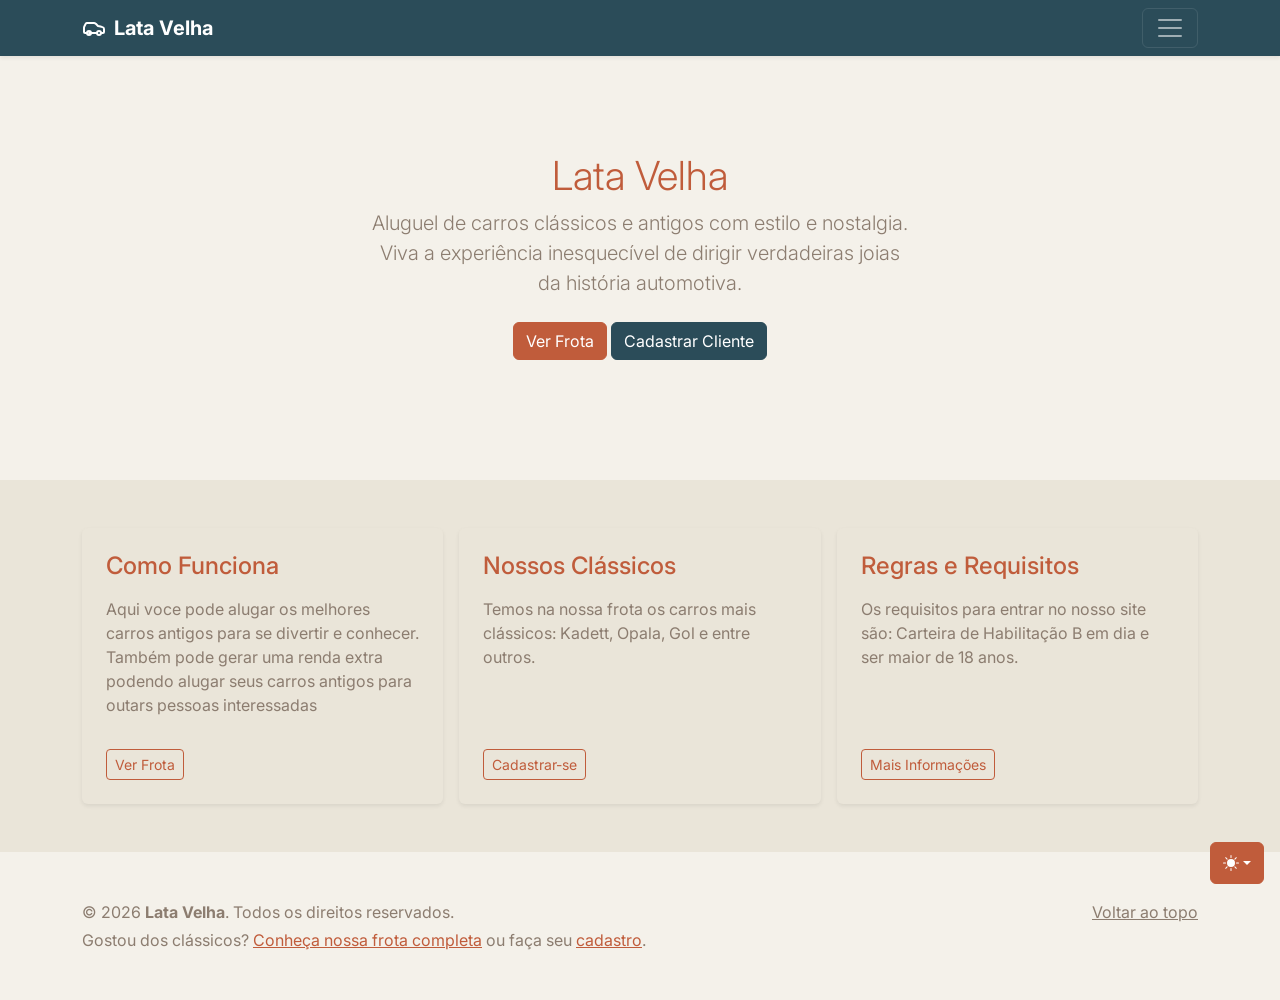
<file: paginas/index.html>
<!doctype html>
<html lang="en" data-bs-theme="auto">
  <head>
    <meta charset="utf-8" />
    <meta name="viewport" content="width=device-width, initial-scale=1" />
    <meta name="description" content="" />
    <meta
      name="author"
      content="Mark Otto, Jacob Thornton, and Bootstrap contributors"
    />
    <meta name="generator" content="Astro v5.13.2" />
    <title>Lata Velha - Aluguel de Carros Antigos</title>
    <link
      rel="canonical"
      href="https://getbootstrap.com/docs/5.3/examples/album/"
    />
    <script src="../assets/js/color-modes.js"></script>
    <link href="../assets/dist/css/bootstrap.min.css" rel="stylesheet" />
    <link rel="stylesheet" href="../assets/style.css" />
    <meta name="theme-color" content="#C05C3B" />
    
  </head>
  <body>
    <svg xmlns="http://www.w3.org/2000/svg" class="d-none">
      <symbol id="check2" viewBox="0 0 16 16">
        <path
          d="M13.854 3.646a.5.5 0 0 1 0 .708l-7 7a.5.5 0 0 1-.708 0l-3.5-3.5a.5.5 0 1 1 .708-.708L6.5 10.293l6.646-6.647a.5.5 0 0 1 .708 0z"
        ></path>
      </symbol>
      <symbol id="circle-half" viewBox="0 0 16 16">
        <path
          d="M8 15A7 7 0 1 0 8 1v14zm0 1A8 8 0 1 1 8 0a8 8 0 0 1 0 16z"
        ></path>
      </symbol>
      <symbol id="moon-stars-fill" viewBox="0 0 16 16">
        <path
          d="M6 .278a.768.768 0 0 1 .08.858 7.208 7.208 0 0 0-.878 3.46c0 4.021 3.278 7.277 7.318 7.277.527 0 1.04-.055 1.533-.16a.787.787 0 0 1 .81.316.733.733 0 0 1-.031.893A8.349 8.349 0 0 1 8.344 16C3.734 16 0 12.286 0 7.71 0 4.266 2.114 1.312 5.124.06A.752.752 0 0 1 6 .278z"
        ></path>
        <path
          d="M10.794 3.148a.217.217 0 0 1 .412 0l.387 1.162c.173.518.579.924 1.097 1.097l1.162.387a.217.217 0 0 1 0 .412l-1.162.387a1.734 1.734 0 0 0-1.097 1.097l-.387 1.162a.217.217 0 0 1-.412 0l-.387-1.162A1.734 1.734 0 0 0 9.31 6.593l-1.162-.387a.217.217 0 0 1 0-.412l1.162-.387a1.734 1.734 0 0 0 1.097-1.097l.387-1.162zM13.863.099a.145.145 0 0 1 .274 0l.258.774c.115.346.386.617.732.732l.774.258a.145.145 0 0 1 0 .274l-.774.258a1.156 1.156 0 0 0-.732.732l-.258.774a.145.145 0 0 1-.274 0l-.258-.774a1.156 1.156 0 0 0-.732-.732l-.774-.258a.145.145 0 0 1 0-.274l.774-.258c.346-.115.617-.386.732-.732L13.863.1z"
        ></path>
      </symbol>
      <symbol id="sun-fill" viewBox="0 0 16 16">
        <path
          d="M8 12a4 4 0 1 0 0-8 4 4 0 0 0 0 8zM8 0a.5.5 0 0 1 .5.5v2a.5.5 0 0 1-1 0v-2A.5.5 0 0 1 8 0zm0 13a.5.5 0 0 1 .5.5v2a.5.5 0 0 1-1 0v-2A.5.5 0 0 1 8 13zm8-5a.5.5 0 0 1-.5.5h-2a.5.5 0 0 1 0-1h2a.5.5 0 0 1 .5.5zM3 8a.5.5 0 0 1-.5.5h-2a.5.5 0 0 1 0-1h2A.5.5 0 0 1 3 8zm10.657-5.657a.5.5 0 0 1 0 .707l-1.414 1.415a.5.5 0 1 1-.707-.708l1.414-1.414a.5.5 0 0 1 .707 0zm-9.193 9.193a.5.5 0 0 1 0 .707L3.05 13.657a.5.5 0 0 1-.707-.707l1.414-1.414a.5.5 0 0 1 .707 0zm9.193 2.121a.5.5 0 0 1-.707 0l-1.414-1.414a.5.5 0 0 1 .707-.707l1.414 1.414a.5.5 0 0 1 0 .707zM4.464 4.465a.5.5 0 0 1-.707 0L2.343 3.05a.5.5 0 1 1 .707-.707l1.414 1.414a.5.5 0 0 1 0 .708z"
        ></path>
      </symbol>
    </svg>
    <div
      class="dropdown position-fixed bottom-0 end-0 mb-3 me-3 bd-mode-toggle"
    >
      <button
        class="btn btn-bd-primary py-2 dropdown-toggle d-flex align-items-center"
        id="bd-theme"
        type="button"
        aria-expanded="false"
        data-bs-toggle="dropdown"
        aria-label="Toggle theme (auto)"
      >
        <svg class="bi my-1 theme-icon-active" aria-hidden="true">
          <use href="#circle-half"></use>
        </svg>
        <span class="visually-hidden" id="bd-theme-text">Toggle theme</span>
      </button>
      <ul
        class="dropdown-menu dropdown-menu-end shadow"
        aria-labelledby="bd-theme-text"
      >
        <li>
          <button
            type="button"
            class="dropdown-item d-flex align-items-center"
            data-bs-theme-value="light"
            aria-pressed="false"
          >
            <svg class="bi me-2 opacity-50" aria-hidden="true">
              <use href="#sun-fill"></use>
            </svg>
            Light
            <svg class="bi ms-auto d-none" aria-hidden="true">
              <use href="#check2"></use>
            </svg>
          </button>
        </li>
        <li>
          <button
            type="button"
            class="dropdown-item d-flex align-items-center"
            data-bs-theme-value="dark"
            aria-pressed="false"
          >
            <svg class="bi me-2 opacity-50" aria-hidden="true">
              <use href="#moon-stars-fill"></use>
            </svg>
            Dark
            <svg class="bi ms-auto d-none" aria-hidden="true">
              <use href="#check2"></use>
            </svg>
          </button>
        </li>
        <li>
          <button
            type="button"
            class="dropdown-item d-flex align-items-center active"
            data-bs-theme-value="auto"
            aria-pressed="true"
          >
            <svg class="bi me-2 opacity-50" aria-hidden="true">
              <use href="#circle-half"></use>
            </svg>
            Auto
            <svg class="bi ms-auto d-none" aria-hidden="true">
              <use href="#check2"></use>
            </svg>
          </button>
        </li>
      </ul>
    </div>
    <header data-bs-theme="dark">
      <div class="collapse text-bg-dark" id="navbarHeader">
        <div class="container">
          <div class="row">
            <div class="col-sm-8 col-md-7 py-4">
              <h4>Sobre Nós</h4>
              <p class="text-body-secondary">
                A Lata Velha é especializada no aluguel de carros clássicos e antigos. Reviva memórias nostálgicas e proporcione um toque especial a casamentos, aniversários, ensaios fotográficos ou passeios inesquecíveis.
              </p>
            </div>
            <div class="col-sm-4 offset-md-1 py-4">
              <h4>Navegação</h4>
              <ul class="list-unstyled">
                <li><a href="lista_veículos.html" class="text-white">Ver Frota</a></li>
                <li><a href="cadastro_cliente.html" class="text-white">Cadastrar Cliente</a></li>
                <li><a href="cadastro_veiculos.html" class="text-white">Cadastrar Veículo</a></li>
                <li><a href="lista_clientes.html" class="text-white">Lista de Clientes</a></li>
              </ul>
            </div>
          </div>
        </div>
      </div>
      <div class="navbar navbar-dark bg-dark shadow-sm">
        <div class="container">
          <a href="#" class="navbar-brand d-flex align-items-center">
            <svg xmlns="http://www.w3.org/2000/svg" width="24" height="24" fill="none" stroke="currentColor" stroke-width="2" stroke-linecap="round" stroke-linejoin="round" class="me-2" viewBox="0 0 24 24">
              <path d="M19 17h2c.6 0 1-.4 1-1v-3c0-.9-.7-1.7-1.5-1.9C18.7 10.6 16 10 16 10s-1.3-1.4-2.2-2.3c-.5-.4-1.1-.7-1.8-.7H5c-.6 0-1.1.4-1.4.9l-1.4 2.9A3.7 3.7 0 0 0 2 12v4c0 .6.4 1 1 1h2" />
              <circle cx="7" cy="17" r="2" />
              <circle cx="17" cy="17" r="2" />
              <path d="M7 17h8" />
            </svg>
            <strong>Lata Velha</strong>
          </a>
          <button
            class="navbar-toggler"
            type="button"
            data-bs-toggle="collapse"
            data-bs-target="#navbarHeader"
            aria-controls="navbarHeader"
            aria-expanded="false"
            aria-label="Toggle navigation"
          >
            <span class="navbar-toggler-icon"></span>
          </button>
        </div>
      </div>
    </header>
    <main>
      <section class="py-5 text-center container">
        <div class="row py-lg-5">
          <div class="col-lg-6 col-md-8 mx-auto">
            <h1 class="fw-light text-primary">Lata Velha</h1>
            <p class="lead text-body-secondary">
              Aluguel de carros clássicos e antigos com estilo e nostalgia. Viva a experiência inesquecível de dirigir verdadeiras joias da história automotiva.
            </p>
            <p>
              <a href="lista_veículos.html" class="btn btn-primary my-2">Ver Frota</a>
              <a href="cadastro_cliente.html" class="btn btn-secondary my-2">Cadastrar Cliente</a>
            </p>
          </div>
        </div>
      </section>
      <div class="album py-5 bg-body-tertiary">
        <div class="container">
          <div class="row row-cols-1 row-cols-sm-2 row-cols-md-3 g-3">
            <div class="col">
              <div class="card h-100 shadow-sm border-0">
                <div class="card-body d-flex flex-column p-4">
                  <h4 class="card-title text-primary mb-3">Como Funciona</h4>
                  <p class="card-text text-body-secondary flex-grow-1">
                    Aqui voce pode alugar os melhores carros antigos para se divertir e conhecer. Também pode gerar uma renda extra podendo alugar seus carros antigos para outars pessoas interessadas
                  </p>
                  <div class="mt-3">
                    <a href="lista_veículos.html" class="btn btn-sm btn-outline-primary">Ver Frota</a>
                  </div>
                </div>
              </div>
            </div>
            <div class="col">
              <div class="card h-100 shadow-sm border-0">
                <div class="card-body d-flex flex-column p-4">
                  <h4 class="card-title text-primary mb-3">Nossos Clássicos</h4>
                  <p class="card-text text-body-secondary flex-grow-1">
                    Temos na nossa frota os carros mais clássicos: Kadett, Opala, Gol e entre outros.
                  </p>
                  <div class="mt-3">
                    <a href="cadastro_cliente.html" class="btn btn-sm btn-outline-primary">Cadastrar-se</a>
                  </div>
                </div>
              </div>
            </div>
            <div class="col">
              <div class="card h-100 shadow-sm border-0">
                <div class="card-body d-flex flex-column p-4">
                  <h4 class="card-title text-primary mb-3">Regras e Requisitos</h4>
                  <p class="card-text text-body-secondary flex-grow-1">
                    Os requisitos para entrar no nosso site são: Carteira de Habilitação B em dia e ser maior de 18 anos.
                  </p>
                  <div class="mt-3">
                    <a href="#" class="btn btn-sm btn-outline-primary">Mais Informações</a>
                  </div>
                </div>
              </div>
            </div>
          </div>
        </div>
      </div>
    </main>
    <footer class="text-body-secondary py-5">
      <div class="container">
        <p class="float-end mb-1"><a href="#" class="text-secondary">Voltar ao topo</a></p>
        <p class="mb-1">
          &copy; 2026 <strong>Lata Velha</strong>. Todos os direitos reservados.
        </p>
        <p class="mb-0">
          Gostou dos clássicos? <a href="lista_veículos.html">Conheça nossa frota completa</a> ou faça seu <a href="cadastro_cliente.html">cadastro</a>.
        </p>
      </div>
    </footer>
    <script
      src="../assets/dist/js/bootstrap.bundle.min.js"
      class="astro-vvvwv3sm"
    ></script>
  </body>
</html>
</file>
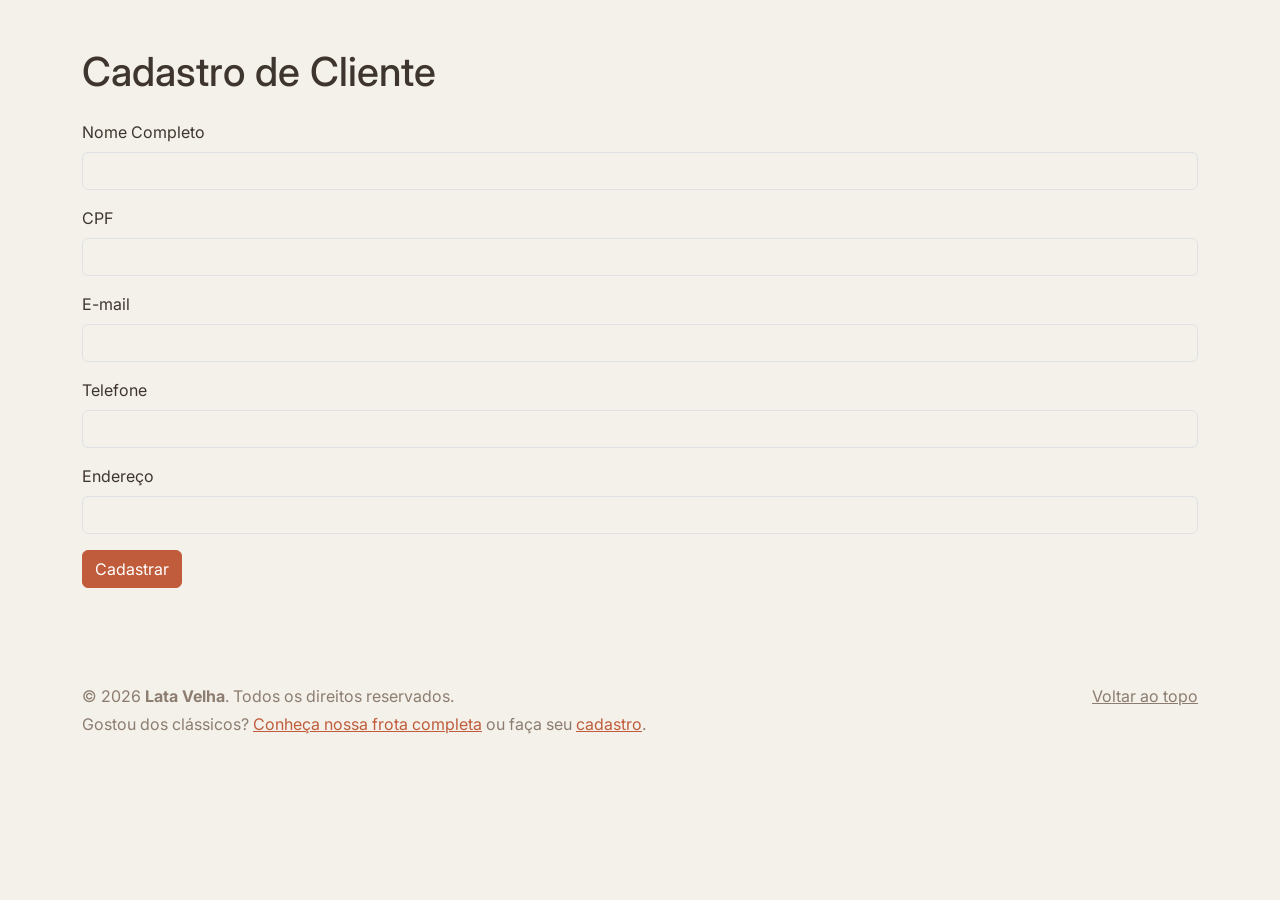
<file: paginas/cadastro_cliente.html>
<!doctype html>
<html lang="en" data-bs-theme="auto">
  <head>
    <meta charset="utf-8" />
    <meta name="viewport" content="width=device-width, initial-scale=1" />
    <meta name="description" content="" />
    <meta
      name="author"
      content="Mark Otto, Jacob Thornton, and Bootstrap contributors"
    />
    <meta name="generator" content="Astro v5.13.2" />
    <title>Lata Velha - Aluguel de Carros Antigos</title>
    <link
      rel="canonical"
      href="https://getbootstrap.com/docs/5.3/examples/album/"
    />
    <script src="../assets/js/color-modes.js"></script>
    <link href="../assets/dist/css/bootstrap.min.css" rel="stylesheet" />
    <link rel="stylesheet" href="../assets/style.css" />
    <meta name="theme-color" content="#C05C3B" />
    
  </head>
  <body>
    
    <main class="container my-5">
      <h1 class="mb-4">Cadastro de Cliente</h1>
      <form>
        <div class="mb-3">
          <label for="nome" class="form-label">Nome Completo</label>
          <input type="text" class="form-control" id="nome" name="nome" required />
        </div>
        <div class="mb-3">
          <label for="cpf" class="form-label">CPF</label>
          <input type="text" class="form-control" id="cpf" name="cpf" required />
        </div>
        <div class="mb-3">
          <label for="email" class="form-label">E-mail</label>
          <input type="email" class="form-control" id="email" name="email" required />
        </div>
        <div class="mb-3">
          <label for="telefone" class="form-label">Telefone</label>
          <input type="tel" class="form-control" id="telefone" name="telefone" required />
        </div>
        <div class="mb-3">
          <label for="endereco" class="form-label">Endereço</label>
          <input type="text" class="form-control" id="endereco" name="endereco" required />
        </div>
        <button type="submit" class="btn btn-primary">Cadastrar</button>
      </form>
    </main>
    <footer class="text-body-secondary py-5">
      <div class="container">
        <p class="float-end mb-1"><a href="index.html" class="text-secondary">Voltar ao topo</a></p>
        <p class="mb-1">
          &copy; 2026 <strong>Lata Velha</strong>. Todos os direitos reservados.
        </p>
        <p class="mb-0">
          Gostou dos clássicos? <a href="lista_veículos.html">Conheça nossa frota completa</a> ou faça seu <a href="cadastro_cliente.html">cadastro</a>.
        </p>
      </div>
    </footer>
    <script
      src="../assets/dist/js/bootstrap.bundle.min.js"
      class="astro-vvvwv3sm"
    ></script>
  </body>
</html>
</file>
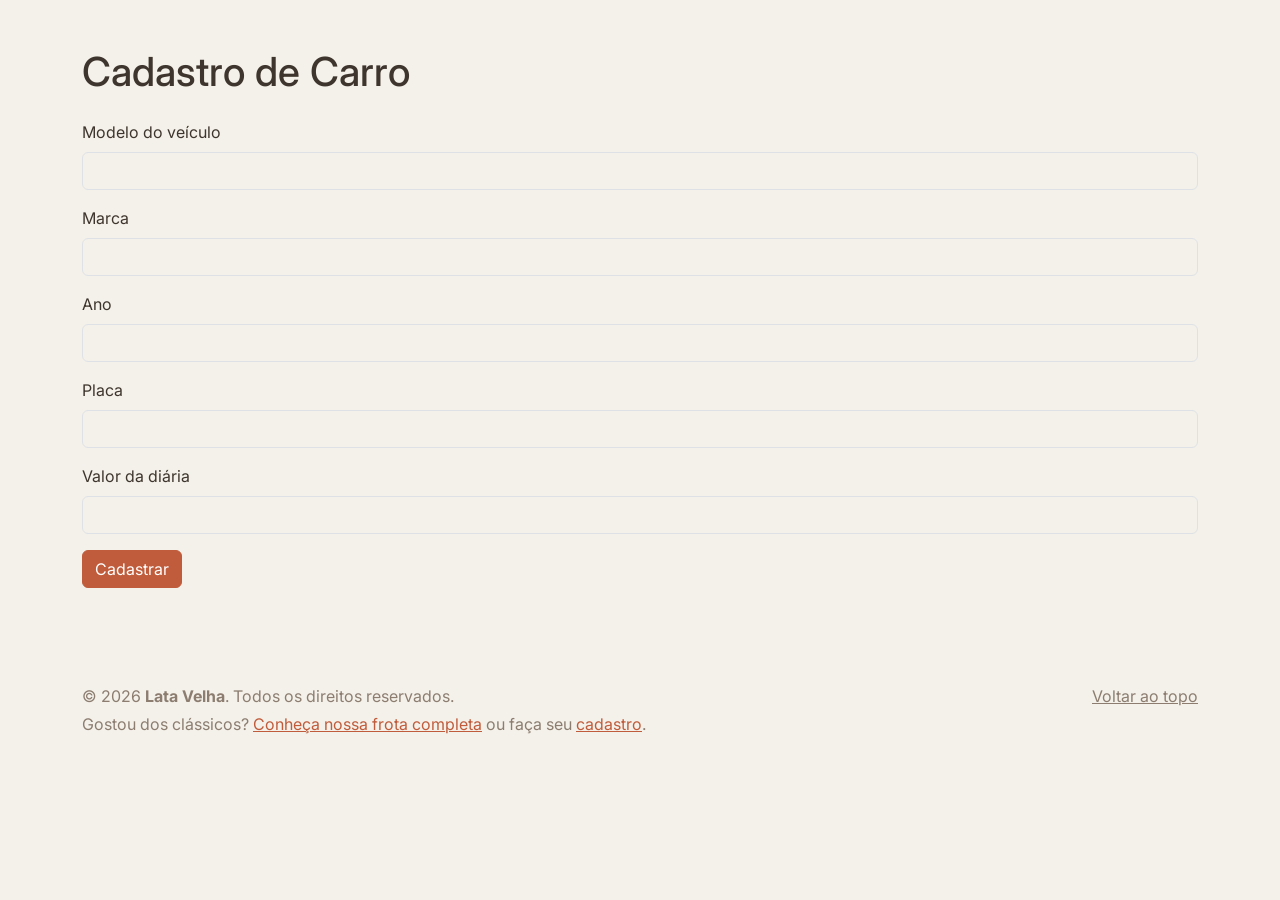
<file: paginas/cadastro_veiculos.html>
<!doctype html>
<html lang="en" data-bs-theme="auto">
  <head>
    <meta charset="utf-8" />
    <meta name="viewport" content="width=device-width, initial-scale=1" />
    <meta name="description" content="" />
    <meta
      name="author"
      content="Mark Otto, Jacob Thornton, and Bootstrap contributors"
    />
    <meta name="generator" content="Astro v5.13.2" />
    <title>Lata Velha - Aluguel de Carros Antigos</title>
    <link
      rel="canonical"
      href="https://getbootstrap.com/docs/5.3/examples/album/"
    />
    <script src="../assets/js/color-modes.js"></script>
    <link href="../assets/dist/css/bootstrap.min.css" rel="stylesheet" />
    <link rel="stylesheet" href="../assets/style.css" />
    <meta name="theme-color" content="#C05C3B" />
    
  </head>
  <body>
    
    <main class="container my-5">
      <h1 class="mb-4">Cadastro de Carro</h1>
      <form>
        <div class="mb-3">
          <label for="nome" class="form-label">Modelo do veículo</label>
          <input type="text" class="form-control" id="nome" name="nome" required />
        </div>
        <div class="mb-3">
          <label for="cpf" class="form-label">Marca</label>
          <input type="text" class="form-control" id="brand" name="brand" required />
        </div>
        <div class="mb-3">
          <label for="year" class="form-label">Ano</label>
          <input type="number" class="form-control" id="date" name="year" required />
        </div>
        <div class="mb-3">
          <label for="plate" class="form-label">Placa</label>
          <input type="text" class="form-control" id="plate" name="plate" required />
        </div>
        <div class="mb-3">
          <label for="value" class="form-label">Valor da diária</label>
          <input type="text" class="form-control" id="value" name="value" required />
        </div>
        <button type="submit" class="btn btn-primary">Cadastrar</button>
      </form>
    </main>
    <footer class="text-body-secondary py-5">
      <div class="container">
        <p class="float-end mb-1"><a href="index.html" class="text-secondary">Voltar ao topo</a></p>
        <p class="mb-1">
          &copy; 2026 <strong>Lata Velha</strong>. Todos os direitos reservados.
        </p>
        <p class="mb-0">
          Gostou dos clássicos? <a href="lista_veículos.html">Conheça nossa frota completa</a> ou faça seu <a href="cadastro_cliente.html">cadastro</a>.
        </p>
      </div>
    </footer>
    <script
      src="../assets/dist/js/bootstrap.bundle.min.js"
      class="astro-vvvwv3sm"
    ></script>
  </body>
</html>
</file>
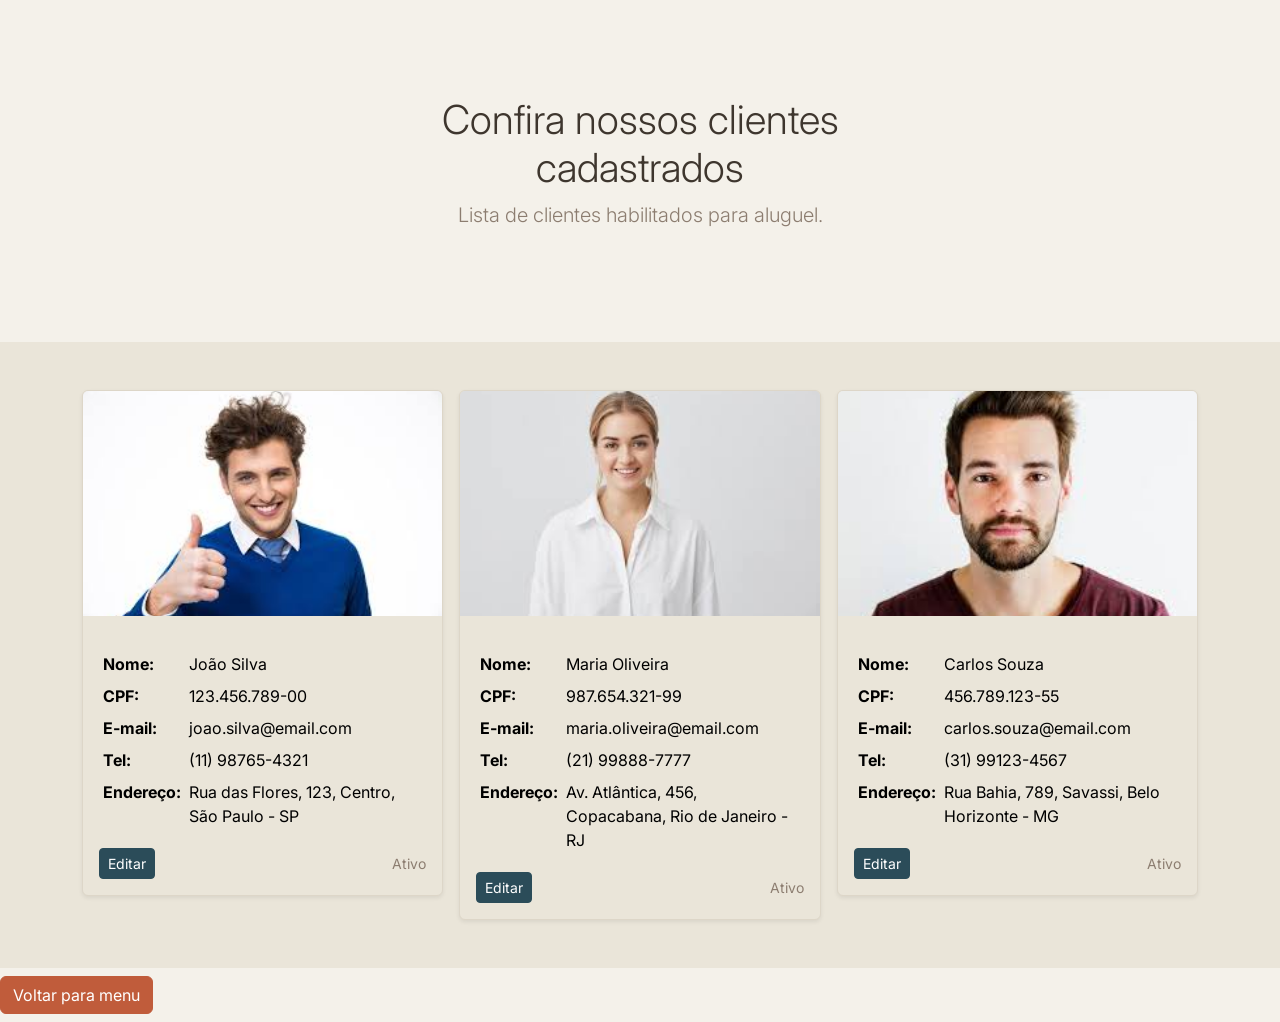
<file: paginas/lista_clientes.html>
<!doctype html>
<html lang="en" data-bs-theme="auto">
  <head>
    <meta charset="utf-8" />
    <meta name="viewport" content="width=device-width, initial-scale=1" />
    <meta name="description" content="" />
    <meta
      name="author"
      content="Mark Otto, Jacob Thornton, and Bootstrap contributors"
    />
    <meta name="generator" content="Astro v5.13.2" />
    <title>Lista de Clientes - Lata Velha</title>
    <link
      rel="canonical"
      href="https://getbootstrap.com/docs/5.3/examples/album/"
    />
    <script src="../assets/js/color-modes.js"></script>
    <link href="../assets/dist/css/bootstrap.min.css" rel="stylesheet" />
    <meta name="theme-color" content="#C05C3B" />
    <link href="../assets/style.css" rel="stylesheet" />
  </head>
  <body>
    <main>
      <section class="py-5 text-center container">
        <div class="row py-lg-5">
          <div class="col-lg-6 col-md-8 mx-auto">
            <h1 class="fw-light">Confira nossos clientes cadastrados</h1>
            <p class="lead text-body-secondary">
              Lista de clientes habilitados para aluguel.
            </p>
          </div>
        </div>
      </section>

      <div class="album py-5 bg-body-tertiary">
        <div class="container">
          <div class="row row-cols-1 row-cols-sm-2 row-cols-md-3 g-3">
            
        
            <!-- Cliente 1 -->
            <div class="col">
              <div class="card shadow-sm">
                <img src="../public/joao.jpeg" class="card-img-top" alt="João Silva" style="height: 225px; object-fit: cover;">
                <div class="card-body">
                  <p class="card-text">
                    <table class="table table-sm table-borderless mb-0 bg-transparent" style="--bs-table-bg: transparent;">
                      <tbody>
                        <tr>
                          <th>Nome:</th>
                          <td>João Silva</td>
                        </tr>
                        <tr>
                          <th>CPF:</th>
                          <td>123.456.789-00</td>
                        </tr>
                        <tr>
                          <th>E-mail:</th>
                          <td>joao.silva@email.com</td>
                        </tr>
                        <tr>
                          <th>Tel:</th>
                          <td>(11) 98765-4321</td>
                        </tr>
                        <tr>
                          <th>Endereço:</th>
                          <td>Rua das Flores, 123, Centro, São Paulo - SP</td>
                        </tr>
                      </tbody>
                    </table>
                  </p>
                  <div class="d-flex justify-content-between align-items-center mt-3">
                    <div class="btn-group">
                      <button type="button" class="btn btn-sm btn-secondary">
                        Editar
                      </button>
                    </div>
                    <small class="text-body-secondary">Ativo</small>
                  </div>
                </div>
              </div>
            </div>

            <!-- Cliente 2 -->
            <div class="col">
              <div class="card shadow-sm">
                <img src="../public/maria.jpeg" class="card-img-top" alt="Maria Oliveira" style="height: 225px; object-fit: cover;">
                <div class="card-body">
                  <p class="card-text">
                    <table class="table table-sm table-borderless mb-0 bg-transparent" style="--bs-table-bg: transparent;">
                      <tbody>
                        <tr>
                          <th>Nome:</th>
                          <td>Maria Oliveira</td>
                        </tr>
                        <tr>
                          <th>CPF:</th>
                          <td>987.654.321-99</td>
                        </tr>
                        <tr>
                          <th>E-mail:</th>
                          <td>maria.oliveira@email.com</td>
                        </tr>
                        <tr>
                          <th>Tel:</th>
                          <td>(21) 99888-7777</td>
                        </tr>
                        <tr>
                          <th>Endereço:</th>
                          <td>Av. Atlântica, 456, Copacabana, Rio de Janeiro - RJ</td>
                        </tr>
                      </tbody>
                    </table>
                  </p>
                  <div class="d-flex justify-content-between align-items-center mt-3">
                    <div class="btn-group">
                      <button type="button" class="btn btn-sm btn-secondary">
                        Editar
                      </button>
                    </div>
                    <small class="text-body-secondary">Ativo</small>
                  </div>
                </div>
              </div>
            </div>

            <!-- Cliente 3 -->
            <div class="col">
              <div class="card shadow-sm">
                <img src="../public/carlos.jpeg" class="card-img-top" alt="Carlos Souza" style="height: 225px; object-fit: cover;">
                <div class="card-body">
                  <p class="card-text">
                    <table class="table table-sm table-borderless mb-0 bg-transparent" style="--bs-table-bg: transparent;">
                      <tbody>
                        <tr>
                          <th>Nome:</th>
                          <td>Carlos Souza</td>
                        </tr>
                        <tr>
                          <th>CPF:</th>
                          <td>456.789.123-55</td>
                        </tr>
                        <tr>
                          <th>E-mail:</th>
                          <td>carlos.souza@email.com</td>
                        </tr>
                        <tr>
                          <th>Tel:</th>
                          <td>(31) 99123-4567</td>
                        </tr>
                        <tr>
                          <th>Endereço:</th>
                          <td>Rua Bahia, 789, Savassi, Belo Horizonte - MG</td>
                        </tr>
                      </tbody>
                    </table>
                  </p>
                  <div class="d-flex justify-content-between align-items-center mt-3">
                    <div class="btn-group">
                      <button type="button" class="btn btn-sm btn-secondary">
                        Editar
                      </button>
                    </div>
                    <small class="text-body-secondary">Ativo</small>
                  </div>
                </div>
              </div>
            </div>

          </div>
        </div>
      </div>
    </main>
    <footer>
      <a href="index.html" class="btn btn-primary my-2">Voltar para menu</a>
    </footer>
    <script
      src="../assets/dist/js/bootstrap.bundle.min.js"
      class="astro-vvvwv3sm"
    ></script>
  </body>
</html>
</file>
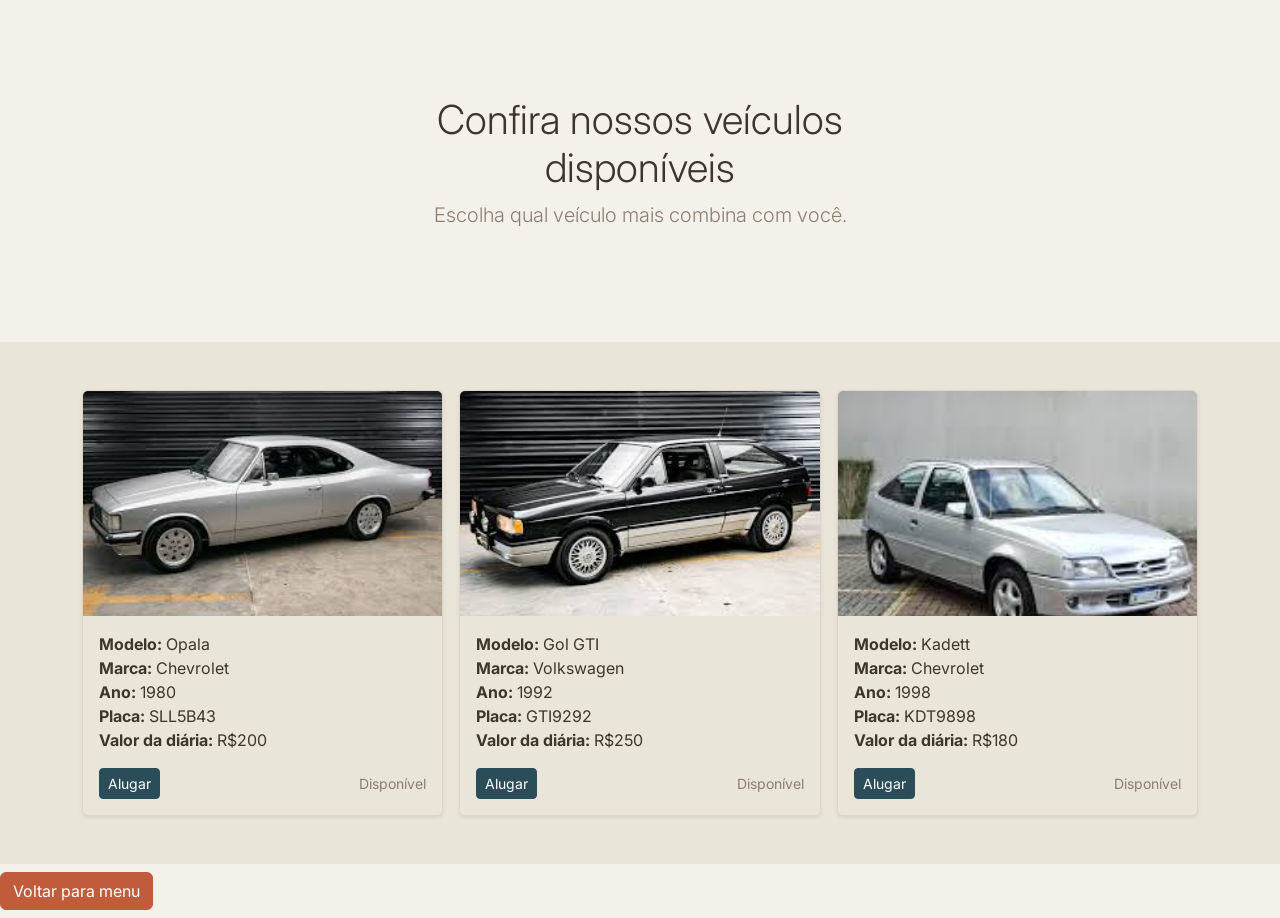
<file: paginas/lista_veículos.html>
<!doctype html>
<html lang="en" data-bs-theme="auto">
  <head>
    <meta charset="utf-8" />
    <meta name="viewport" content="width=device-width, initial-scale=1" />
    <meta name="description" content="" />
    <meta
      name="author"
      content="Mark Otto, Jacob Thornton, and Bootstrap contributors"
    />
    <meta name="generator" content="Astro v5.13.2" />
    <title>Album example · Bootstrap v5.3</title>
    <link
      rel="canonical"
      href="https://getbootstrap.com/docs/5.3/examples/album/"
    />
    <script src="../assets/js/color-modes.js"></script>
    <link href="../assets/dist/css/bootstrap.min.css" rel="stylesheet" />
    <meta name="theme-color" content="#712cf9" />
    <link href="../assets/style.css" rel="stylesheet" />
  </head>
  <body>
    <main>
      <section class="py-5 text-center container">
        <div class="row py-lg-5">
          <div class="col-lg-6 col-md-8 mx-auto">
            <h1 class="fw-light">Confira nossos veículos disponíveis</h1>
            <p class="lead text-body-secondary">
              Escolha qual veículo mais combina com você. 
            </p>
          </div>
        </div>
      </section>
      <div class="album py-5 bg-body-tertiary">
        <div class="container">
          <div class="row row-cols-1 row-cols-sm-2 row-cols-md-3 g-3">
            <div class="col">
              <div class="card shadow-sm">
                <img src="../public/opala1980.jpeg" class="card-img-top" alt="Chevrolet Opala" style="height: 225px; object-fit: cover;">
                <div class="card-body">
                  <p class="card-text">
                    <strong>Modelo:</strong> Opala
                    <br><strong>Marca:</strong> Chevrolet
                    <br><strong>Ano:</strong> 1980
                    <br><strong>Placa:</strong> SLL5B43
                    <br><strong>Valor da diária:</strong> R$200
                  </p>
                  <div
                    class="d-flex justify-content-between align-items-center"
                  >
                    <div class="btn-group">
                      <button
                        type="button"
                        class="btn btn-sm btn-secondary"
                      >
                        Alugar
                      </button>

                    </div>
                    <small class="text-body-secondary">Disponível</small>
                  </div>
                </div>
              </div>
            </div>
            <div class="col">
              <div class="card shadow-sm">
                <img src="../public/golgti1992.jpeg" class="card-img-top" alt="Volkswagen Gol GTI" style="height: 225px; object-fit: cover;">
                <div class="card-body">
                  <p class="card-text">
                    <strong>Modelo:</strong> Gol GTI
                    <br><strong>Marca:</strong> Volkswagen
                    <br><strong>Ano:</strong> 1992
                    <br><strong>Placa:</strong> GTI9292
                    <br><strong>Valor da diária:</strong> R$250
                  </p>
                  <div
                    class="d-flex justify-content-between align-items-center"
                  >
                    <div class="btn-group">
                      <button
                        type="button"
                        class="btn btn-sm btn-secondary"
                      >
                        Alugar
                      </button>
                    </div>
                    <small class="text-body-secondary">Disponível</small>
                  </div>
                </div>
              </div>
            </div>
            <div class="col">
              <div class="card shadow-sm">
                <img src="../public/kadett1998.jpeg" class="card-img-top" alt="Chevrolet Kadett" style="height: 225px; object-fit: cover;">
                <div class="card-body">
                  <p class="card-text">
                    <strong>Modelo:</strong> Kadett
                    <br><strong>Marca:</strong> Chevrolet
                    <br><strong>Ano:</strong> 1998
                    <br><strong>Placa:</strong> KDT9898
                    <br><strong>Valor da diária:</strong> R$180
                  </p>
                  <div
                    class="d-flex justify-content-between align-items-center"
                  >
                    <div class="btn-group">
                      <button
                        type="button"
                        class="btn btn-sm btn-secondary"
                      >
                        Alugar
                      </button>
                    </div>
                    <small class="text-body-secondary">Disponível</small>
                  </div>
                </div>
              </div>
            </div>
        </div>
    </main>
        <footer>
            <a href="index.html" class="btn btn-primary my-2">Voltar para menu</a>
        </footer>
    <script
      src="../assets/dist/js/bootstrap.bundle.min.js"
      class="astro-vvvwv3sm"
    ></script>
  </body>
</html>
</file>
<file: assets/style.css>
@import url('https://fonts.googleapis.com/css2?family=Inter:wght@300;400;500;600;700&display=swap');

body {
  font-family: 'Inter', sans-serif;
}


/* ============================================
   PALETA DE CORES — LATA VELHA
   ============================================
   Fundo Principal:      #F4F1EA (pergaminho)
   Superfícies/Cards:    #EAE5D9
   Texto Principal:      #3E362E (marrom-café)
   Texto Secundário:     #8C7D70 (areia escurecido)
   Destaque Primary:     #C05C3B (ferrugem/terracota)
   Destaque Secondary:   #2B4C59 (azul-petróleo)
   ============================================ */

/* --- Variáveis globais --- */
:root,
[data-bs-theme="light"] {
  --bs-body-bg: #F4F1EA;
  --bs-body-bg-rgb: 244, 241, 234;
  --bs-body-color: #3E362E;
  --bs-body-color-rgb: 62, 54, 46;
  --bs-secondary-color: #8C7D70;
  --bs-secondary-color-rgb: 140, 125, 112;
  --bs-tertiary-bg: #EAE5D9;
  --bs-tertiary-bg-rgb: 234, 229, 217;
  --bs-primary: #C05C3B;
  --bs-primary-rgb: 192, 92, 59;
  --bs-secondary: #2B4C59;
  --bs-secondary-rgb: 43, 76, 89;
  --bs-link-color: #C05C3B;
  --bs-link-color-rgb: 192, 92, 59;
  --bs-link-hover-color: #A34E32;
  --bs-link-hover-color-rgb: 163, 78, 50;
}

[data-bs-theme="dark"] {
  --bs-body-bg: #2A2420;
  --bs-body-bg-rgb: 42, 36, 32;
  --bs-body-color: #E8E0D6;
  --bs-body-color-rgb: 232, 224, 214;
  --bs-secondary-color: #A89A8C;
  --bs-secondary-color-rgb: 168, 154, 140;
  --bs-tertiary-bg: #3A322C;
  --bs-tertiary-bg-rgb: 58, 50, 44;
  --bs-primary: #D4734F;
  --bs-primary-rgb: 212, 115, 79;
  --bs-secondary: #3E6B7A;
  --bs-secondary-rgb: 62, 107, 122;
  --bs-link-color: #D4734F;
  --bs-link-color-rgb: 212, 115, 79;
  --bs-link-hover-color: #E0936F;
  --bs-link-hover-color-rgb: 224, 147, 111;
}

/* --- Botão Primary (terracota) --- */
.btn-primary {
  --bs-btn-color: #fff;
  --bs-btn-bg: #C05C3B;
  --bs-btn-border-color: #C05C3B;
  --bs-btn-hover-color: #fff;
  --bs-btn-hover-bg: #A34E32;
  --bs-btn-hover-border-color: #9A492F;
  --bs-btn-focus-shadow-rgb: 192, 92, 59;
  --bs-btn-active-color: #fff;
  --bs-btn-active-bg: #8F4429;
  --bs-btn-active-border-color: #8F4429;
  --bs-btn-disabled-bg: #C05C3B;
  --bs-btn-disabled-border-color: #C05C3B;
}

.btn-outline-primary {
  --bs-btn-color: #C05C3B;
  --bs-btn-border-color: #C05C3B;
  --bs-btn-hover-color: #fff;
  --bs-btn-hover-bg: #C05C3B;
  --bs-btn-hover-border-color: #C05C3B;
  --bs-btn-focus-shadow-rgb: 192, 92, 59;
  --bs-btn-active-color: #fff;
  --bs-btn-active-bg: #A34E32;
  --bs-btn-active-border-color: #A34E32;
}

/* --- Botão Secondary (azul-petróleo) --- */
.btn-secondary {
  --bs-btn-color: #fff;
  --bs-btn-bg: #2B4C59;
  --bs-btn-border-color: #2B4C59;
  --bs-btn-hover-color: #fff;
  --bs-btn-hover-bg: #233F4A;
  --bs-btn-hover-border-color: #1F3842;
  --bs-btn-focus-shadow-rgb: 43, 76, 89;
  --bs-btn-active-color: #fff;
  --bs-btn-active-bg: #1D3540;
  --bs-btn-active-border-color: #1D3540;
  --bs-btn-disabled-bg: #2B4C59;
  --bs-btn-disabled-border-color: #2B4C59;
}

.btn-outline-secondary {
  --bs-btn-color: #2B4C59;
  --bs-btn-border-color: #2B4C59;
  --bs-btn-hover-color: #fff;
  --bs-btn-hover-bg: #2B4C59;
  --bs-btn-hover-border-color: #2B4C59;
  --bs-btn-focus-shadow-rgb: 43, 76, 89;
  --bs-btn-active-color: #fff;
  --bs-btn-active-bg: #233F4A;
  --bs-btn-active-border-color: #233F4A;
}

/* --- Backgrounds utilitários --- */
.bg-primary {
  background-color: #C05C3B !important;
}
.bg-secondary {
  background-color: #2B4C59 !important;
}
.bg-body-tertiary {
  background-color: var(--bs-tertiary-bg) !important;
}

/* --- Texto utilitário --- */
.text-primary {
  color: #C05C3B !important;
}
.text-secondary,
.text-body-secondary {
  color: var(--bs-secondary-color) !important;
}

/* --- Navbar --- */
.navbar.bg-dark {
  background-color: #2B4C59 !important;
}
.text-bg-dark {
  background-color: #233F4A !important;
  color: #E8E0D6 !important;
}

/* --- Cards --- */
.card {
  --bs-card-bg: #EAE5D9;
  --bs-card-border-color: #DDD6C8;
  --bs-card-color: #3E362E;
}

[data-bs-theme="dark"] .card {
  --bs-card-bg: #3A322C;
  --bs-card-border-color: #4A423C;
  --bs-card-color: #E8E0D6;
}

/* ============================================
   ESTILOS DO TEMPLATE (album bootstrap)
   ============================================ */
.bd-placeholder-img {
  font-size: 1.125rem;
  text-anchor: middle;
  -webkit-user-select: none;
  -moz-user-select: none;
  user-select: none;
}
@media (min-width: 768px) {
  .bd-placeholder-img-lg {
    font-size: 3.5rem;
  }
}
.b-example-divider {
  width: 100%;
  height: 3rem;
  background-color: #0000001a;
  border: solid rgba(0, 0, 0, 0.15);
  border-width: 1px 0;
  box-shadow:
    inset 0 0.5em 1.5em #0000001a,
    inset 0 0.125em 0.5em #00000026;
}
.b-example-vr {
  flex-shrink: 0;
  width: 1.5rem;
  height: 100vh;
}
.bi {
  vertical-align: -0.125em;
  fill: currentColor;
}
.nav-scroller {
  position: relative;
  z-index: 2;
  height: 2.75rem;
  overflow-y: hidden;
}
.nav-scroller .nav {
  display: flex;
  flex-wrap: nowrap;
  padding-bottom: 1rem;
  margin-top: -1px;
  overflow-x: auto;
  text-align: center;
  white-space: nowrap;
  -webkit-overflow-scrolling: touch;
}
.btn-bd-primary {
  --bs-btn-font-weight: 600;
  --bs-btn-color: #fff;
  --bs-btn-bg: #C05C3B;
  --bs-btn-border-color: #C05C3B;
  --bs-btn-hover-color: #fff;
  --bs-btn-hover-bg: #A34E32;
  --bs-btn-hover-border-color: #A34E32;
  --bs-btn-focus-shadow-rgb: 192, 92, 59;
  --bs-btn-active-color: #fff;
  --bs-btn-active-bg: #8F4429;
  --bs-btn-active-border-color: #8F4429;
}
.bd-mode-toggle {
  z-index: 1500;
}
.bd-mode-toggle .bi {
  width: 1em;
  height: 1em;
}
.bd-mode-toggle .dropdown-menu .active .bi {
  display: block !important;
}
</file>
